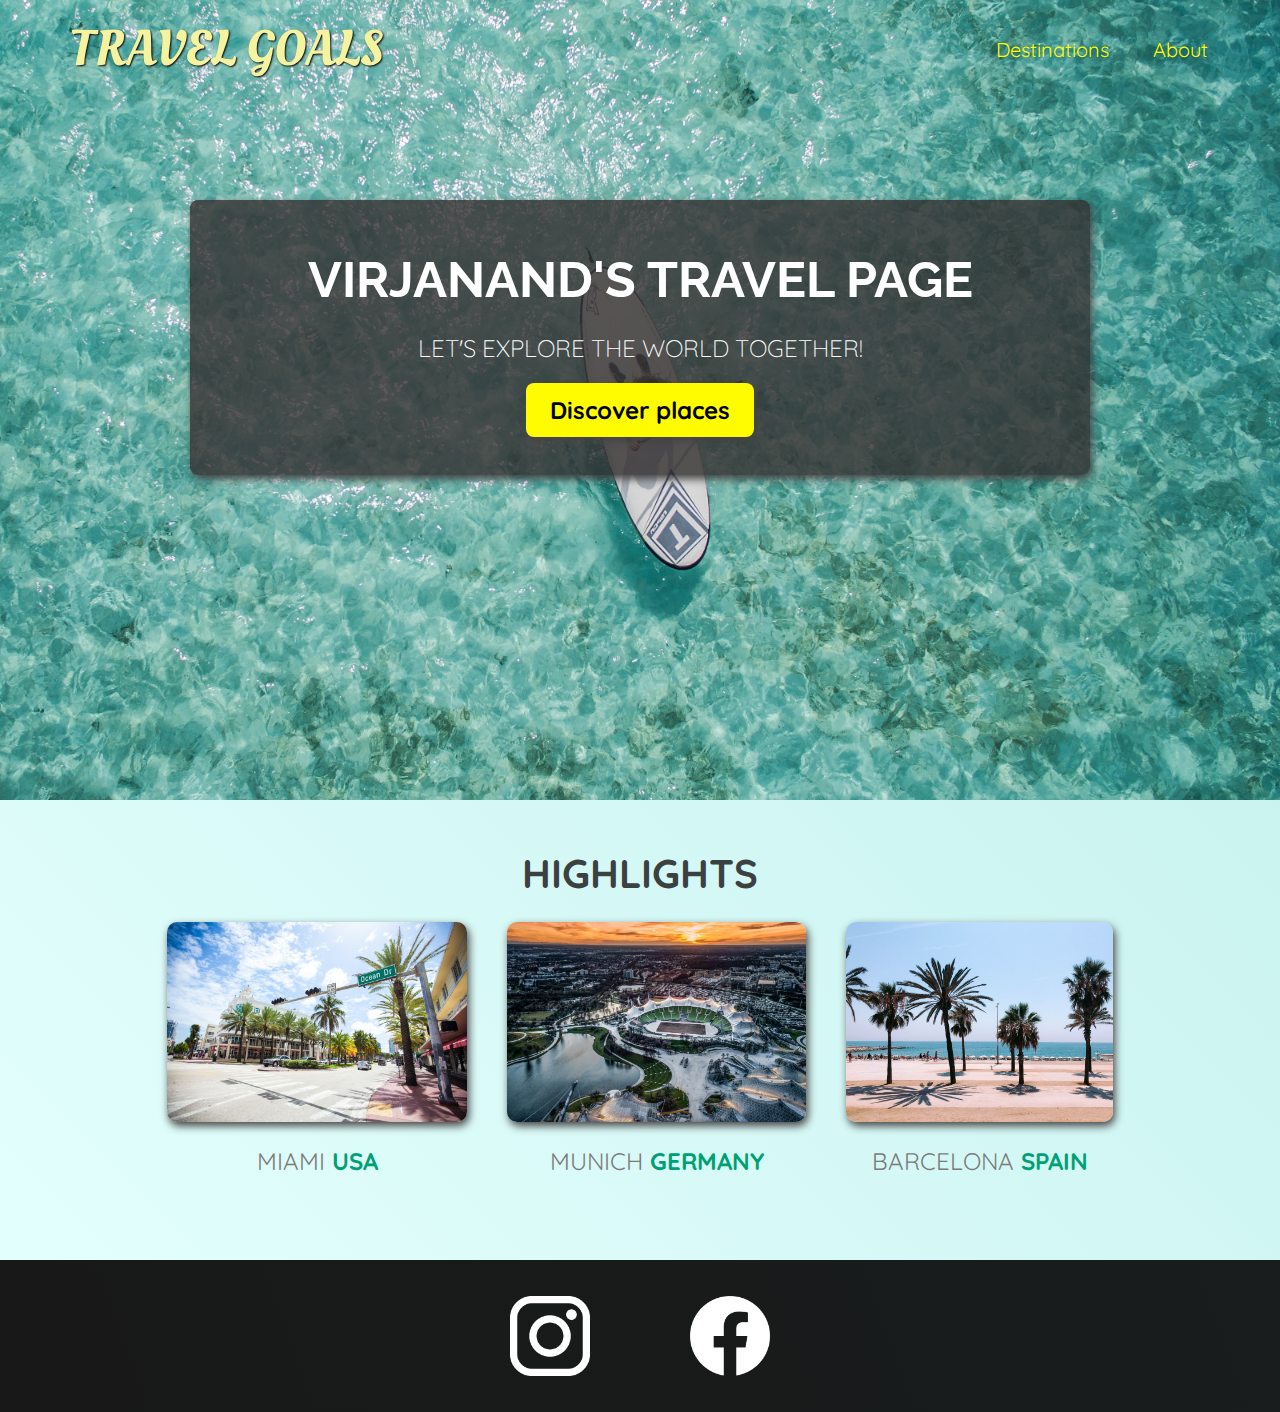
<file: index.html>
<!DOCTYPE html>
<html lang="en">

<head>
  <meta charset="UTF-8" />
  <meta http-equiv="X-UA-Compatible" content="IE=edge" />
  <meta name="viewport" content="width=device-width, initial-scale=1.0" />
  <link
    href="https://fonts.googleapis.com/css2?family=Raleway:wght@700&family=Oleo+Script:wght@700&family=Quicksand:wght@300;500&display=swap"
    rel="stylesheet" />
  <link rel="stylesheet" href="shared.css" />
  <link rel="stylesheet" href="styles.css" />
  <title>Travel Goals</title>
</head>

<body>
  <header>
    <div id="page-logo"><a href="/index.html">Travel Goals</a></div>
    <nav>
      <ul>
        <li><a href="places.html">Destinations</a></li>
        <li><a href="about.html">About</a></li>
      </ul>
    </nav>
  </header>
  <main>
    <section id="hero">
      <div id="hero-content">
        <h1>Virjanand's Travel Page</h1>
        <p>Let's explore the world together!</p>
        <a href="/places.html">Discover places</a>
      </div>
    </section>
    <section id="highlights">
      <h2>highlights</h2>
      <ul id="destinations">
        <li class="destination">
          <img src="images/places/miami.jpg" alt="Miami streets on sunny day">
          <p>Miami <strong>USA</strong></p>
        </li>
        <li class="destination">
          <img src="images/places/munich.jpg" alt="Munich stadium in winter">
          <p>Munich <strong>Germany</strong></p>
        </li>
        <li class="destination">
          <img src="images/places/barcelona.jpg" alt="Palm beach in Barcelona">
          <p>Barcelona <strong>Spain</strong></p>
        </li>
      </ul>
    </section>
  </main>
  <footer>
    <ul>
      <li><a href="https://www.instagram.com"><img src="images/icons/insta.png" alt="Instagram logo"></a></li>
      <li><a href="https://www.facebook.com"><img src="images/icons/facebook.png" alt="Facebook logo"></a></li>
    </ul>
  </footer>
</body>

</html>
</file>
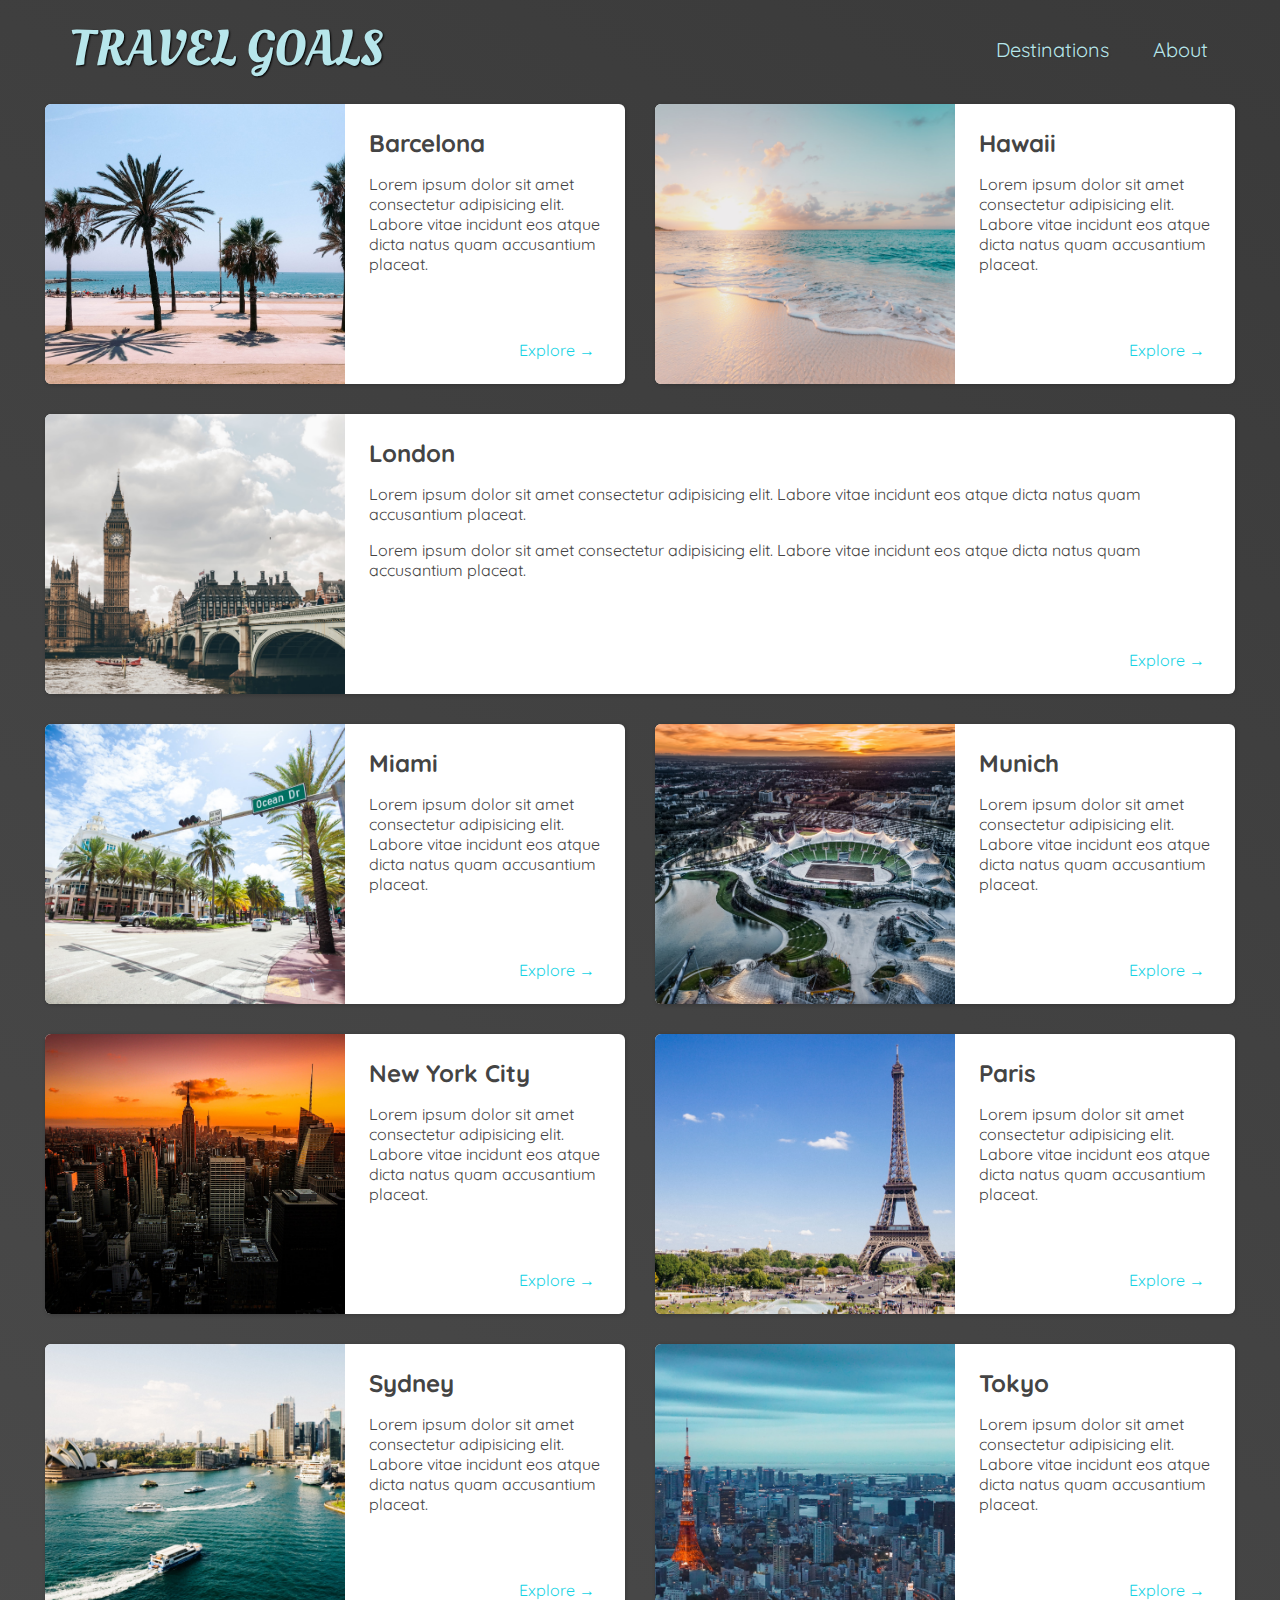
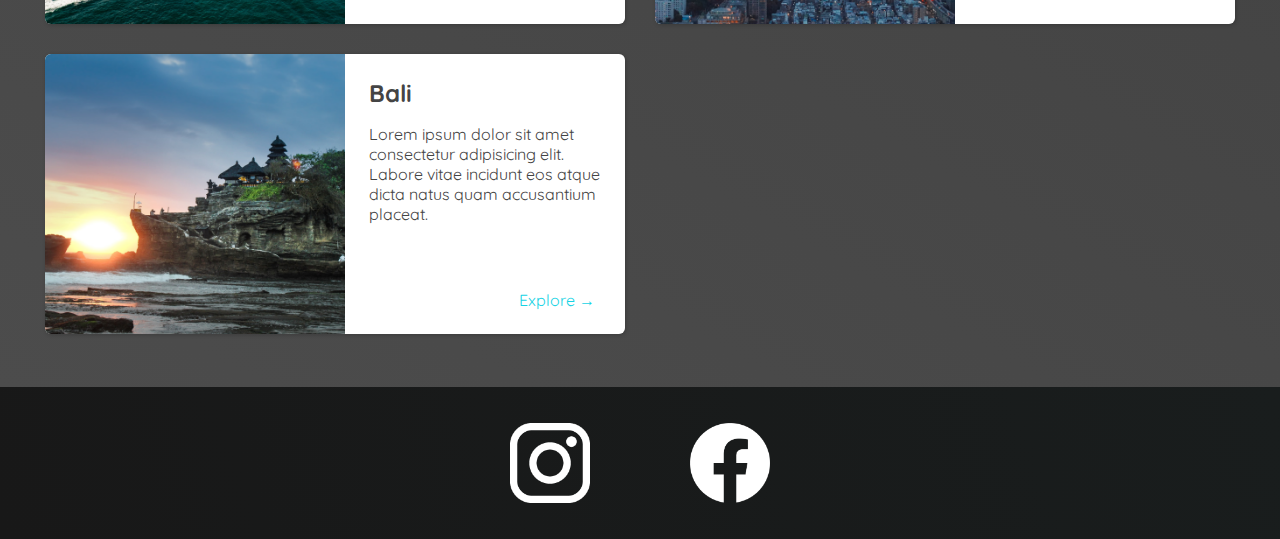
<file: places.html>
<!DOCTYPE html>
<html lang="en">

<head>
  <meta charset="UTF-8" />
  <meta http-equiv="X-UA-Compatible" content="IE=edge" />
  <meta name="viewport" content="width=device-width, initial-scale=1.0" />
  <link
    href="https://fonts.googleapis.com/css2?family=Raleway:wght@700&family=Oleo+Script:wght@700&family=Quicksand:wght@300;500&display=swap"
    rel="stylesheet" />
  <link rel="stylesheet" href="shared.css" />
  <link rel="stylesheet" href="places.css" />
  <title>Travel Goals</title>
</head>
<header>
  <div id="page-logo"><a href="/index.html">Travel Goals</a></div>
  <nav>
    <ul>
      <li><a href="places.html">Destinations</a></li>
      <li><a href="about.html">About</a></li>
    </ul>
  </nav>
</header>
<main>
  <ul>
    <li>
      <img src="images/places/barcelona.jpg" alt="City of Barcelona" />
      <div class="item-content">
        <div>
          <h2>Barcelona</h2>
          <p>
            Lorem ipsum dolor sit amet consectetur adipisicing elit. Labore
            vitae incidunt eos atque dicta natus quam accusantium placeat.
          </p>
        </div>
        <div class="actions">
          <a href="https://en.wikipedia.org/wiki/Barcelona">Explore &#x2192</a>
        </div>
      </div>
    </li>
    <li>
      <img src="images/places/hawaii.jpg" alt="Hawaii beach" />
      <div class="item-content">
        <div>
          <h2>Hawaii</h2>
          <p>
            Lorem ipsum dolor sit amet consectetur adipisicing elit. Labore
            vitae incidunt eos atque dicta natus quam accusantium placeat.
          </p>
        </div>
        <div class="actions">
          <a href="hhttps://en.wikipedia.org/wiki/Hawaii">Explore &#x2192</a>
        </div>
      </div>
    </li>
    <li>
      <img src="images/places/london.jpg" alt="London city" />
      <div class="item-content">
        <div>
          <h2>London</h2>
          <p>
            Lorem ipsum dolor sit amet consectetur adipisicing elit. Labore
            vitae incidunt eos atque dicta natus quam accusantium placeat.
          </p>
          <p>
            Lorem ipsum dolor sit amet consectetur adipisicing elit. Labore
            vitae incidunt eos atque dicta natus quam accusantium placeat.
          </p>
        </div>
        <div class="actions">
          <a href="https://en.wikipedia.org/wiki/London">Explore &#x2192</a>
        </div>
      </div>
    </li>
    <li>
      <img src="images/places/miami.jpg" alt="Miami streets" />
      <div class="item-content">
        <div>
          <h2>Miami</h2>
          <p>
            Lorem ipsum dolor sit amet consectetur adipisicing elit. Labore
            vitae incidunt eos atque dicta natus quam accusantium placeat.
          </p>
        </div>
        <div class="actions">
          <a href="https://en.wikipedia.org/wiki/Miami">Explore &#x2192</a>
        </div>
      </div>
    </li>
    <li>
      <img src="images/places/munich.jpg" alt="Munich football stadium" />
      <div class="item-content">
        <div>
          <h2>Munich</h2>
          <p>
            Lorem ipsum dolor sit amet consectetur adipisicing elit. Labore
            vitae incidunt eos atque dicta natus quam accusantium placeat.
          </p>
        </div>
        <div class="actions">
          <a href="https://en.wikipedia.org/wiki/Munich">Explore &#x2192</a>
        </div>
      </div>
    </li>
    <li>
      <img src="images/places/new-york-city.jpg" alt="New York City skyline" />
      <div class="item-content">
        <div>
          <h2>New York City</h2>
          <p>
            Lorem ipsum dolor sit amet consectetur adipisicing elit. Labore
            vitae incidunt eos atque dicta natus quam accusantium placeat.
          </p>
        </div>
        <div class="actions">
          <a href="https://en.wikipedia.org/wiki/New_York_City">Explore &#x2192</a>
        </div>
      </div>
    </li>
    <li>
      <img src="images/places/paris.jpg" alt="Paris city" />
      <div class="item-content">
        <div>
          <h2>Paris</h2>
          <p>
            Lorem ipsum dolor sit amet consectetur adipisicing elit. Labore
            vitae incidunt eos atque dicta natus quam accusantium placeat.
          </p>
        </div>
        <div class="actions">
          <a href="https://en.wikipedia.org/wiki/Paris">Explore &#x2192</a>
        </div>
      </div>
    </li>
    <li>
      <img src="images/places/sydney.jpg" alt="Sydney beach" />
      <div class="item-content">
        <div>
          <h2>Sydney</h2>
          <p>
            Lorem ipsum dolor sit amet consectetur adipisicing elit. Labore
            vitae incidunt eos atque dicta natus quam accusantium placeat.
          </p>
        </div>
        <div class="actions">
          <a href="https://en.wikipedia.org/wiki/Sydney">Explore &#x2192</a>
        </div>
      </div>
    </li>
    <li>
      <img src="images/places/tokyo.jpg" alt="Tokyo skyline" />
      <div class="item-content">
        <div>
          <h2>Tokyo</h2>
          <p>
            Lorem ipsum dolor sit amet consectetur adipisicing elit. Labore
            vitae incidunt eos atque dicta natus quam accusantium placeat.
          </p>
        </div>
        <div class="actions">
          <a href="https://en.wikipedia.org/wiki/Tokyo">Explore &#x2192</a>
        </div>
      </div>
    </li>
    <li>
      <img src="images/places/bali.jpg" alt="Bali beach" />
      <div class="item-content">
        <div>
          <h2>Bali</h2>
          <p>
            Lorem ipsum dolor sit amet consectetur adipisicing elit. Labore
            vitae incidunt eos atque dicta natus quam accusantium placeat.
          </p>
        </div>
        <div class="actions">
          <a href="https://en.wikipedia.org/wiki/Bali">Explore &#x2192</a>
        </div>
      </div>
    </li>
  </ul>
</main>
<footer>
  <ul>
    <li><a href="https://www.instagram.com"><img src="images/icons/insta.png" alt="Instagram logo"></a></li>
    <li><a href="https://www.facebook.com"><img src="images/icons/facebook.png" alt="Facebook logo"></a></li>
  </ul>
</footer>
</body>

</html>
</file>
<file: shared.css>
body {
  font-family: "Quicksand", sans-serif;
  margin: 0;
}

ul {
  list-style: none;
  margin: 0;
  padding: 0;
}

#page-logo a {
  padding: 10px;
  font-family: "Oleo Script", sans-serif;
  color: rgb(245, 243, 160);
  font-size: 50px;
  text-decoration: none;
  text-transform: uppercase;
  text-shadow: 1px 1px 2px rgb(0, 0, 0);
}

header {
  display: flex;
  justify-content: space-between;
  align-items: center;
  padding: 15px 60px;
  position: absolute;
  width: 100%;
  top: 0;
  left: 0;
  box-sizing: border-box;
}

header ul {
  display: flex;
}

header li {
  margin-left: 20px;
}

header a {
  color: rgb(255, 251, 0);
  text-decoration: none;
  font-size: 20px;
  padding: 12px;
  text-shadow: 1px 1px 2px rgba(0, 0, 0, 0.2);
  border-radius: 6px;
}

header nav a:hover {
  color: rgb(77, 77, 77);
  background-color: rgb(255, 251, 0);
}

footer {
  background: linear-gradient(70deg, rgb(24, 24, 24), rgb(25, 29, 29));
  padding: 36px 0;
}

footer ul {
  display: flex;
  justify-content: center;
}

footer li {
  width: 80px;
  height: 80px;
  margin: 0 50px;
}

footer img {
  width: 100%;
  height: 100%;
}
</file>
<file: styles.css>
#hero {
  height: 800px;
  background-image: url("/images/places/ocean.jpg");
  background-position: center;
  background-size: cover;
}

#hero-content {
  width: 900px;
  background-color: rgb(51, 47, 47, 0.8);
  box-shadow: 2px 4px 8px rgb(68, 67, 67);
  border-radius: 8px;
  text-align: center;
  padding: 50px 0;
  margin: 0 auto;
  position: relative;
  top: 200px;
}

#hero-content h1 {
  color: white;
  text-transform: uppercase;
  font-size: 50px;
  font-family: "Raleway", sans-serif;
  margin: 0;
}

#hero-content p {
  color: white;
  text-transform: uppercase;
  font-size: 24px;
  font-weight: 300;
  margin-bottom: 32px;
}

#hero-content a {
  text-decoration: none;
  background-color: rgb(255, 251, 0);
  padding: 12px 24px;
  color: black;
  font-size: 24px;
  font-weight: bold;
  border-radius: 8px;
  box-shadow: 2px 4px 8px rgb(68, 67, 67);
}

#hero-content a:hover {
  background-color: rgb(255, 238, 0);
}

#highlights {
  padding: 24px;
  background: linear-gradient(45deg, rgb(227, 255, 253), rgb(202, 243, 240));
}

#highlights h2 {
  text-transform: uppercase;
  text-align: center;
  font-size: 40px;
  color: rgb(59, 65, 64);
  margin: 24px 0;
}

#destinations {
  display: flex;
  width: 90%;
  margin: auto;
  margin-bottom: 40px;
  justify-content: center;
}

.destination {
  margin: 0 20px;
  text-transform: uppercase;
}

.destination p {
  text-align: center;
  font-size: 24px;
  color: rgb(124, 123, 123);
  margin: 20px 0;
}

.destination img {
  height: 200px;
  width: 100%;
  box-shadow: 2px 4px 8px rgb(68, 67, 67);
  border-radius: 10px;
  object-fit: cover;
}

.destination strong {
  color: rgb(0, 160, 117);
}
</file>
<file: places.css>
body {
  background: linear-gradient(30deg, rgb(77, 77, 77), rgb(58, 58, 58));
  color: rgb(68, 68, 68);
}

#page-logo a {
  color: rgb(183, 230, 235);
}

header {
  position: static;
}

header a {
  color: rgb(183, 230, 235);
}

header nav a:hover {
  background-color: rgb(183, 230, 235);
  color: rgb(59, 59, 59);
}

main ul {
  width: 1200px;
  margin: 0 auto 48px auto;
  display: grid;
  grid-template-columns: 1fr 1fr;
  gap: 20px 20px;
}

main li {
  display: flex;
  background-color: white;
  box-shadow: 1px 1px 4px rgba(0, 0, 0, 0.2);
  border-radius: 6px;
  overflow: hidden;
  margin: 5px 5px;
}

main li:nth-of-type(3) {
  grid-column: 1 / span 2;
}

main li img {
  width: 300px;
  height: 280px;
  object-fit: cover;
}

.item-content {
  padding: 24px;
  display: flex;
  flex-direction: column;
  justify-content: space-between;
}

.item-content h2 {
  margin: 0;
}

.actions {
  text-align: right;
}

.actions a {
  text-decoration: none;
  padding: 6px;
  color: rgb(22, 211, 228);
  border-radius: 5px;
}

.actions a:hover {
  background-color: rgb(235, 253, 255);
}
</file>
